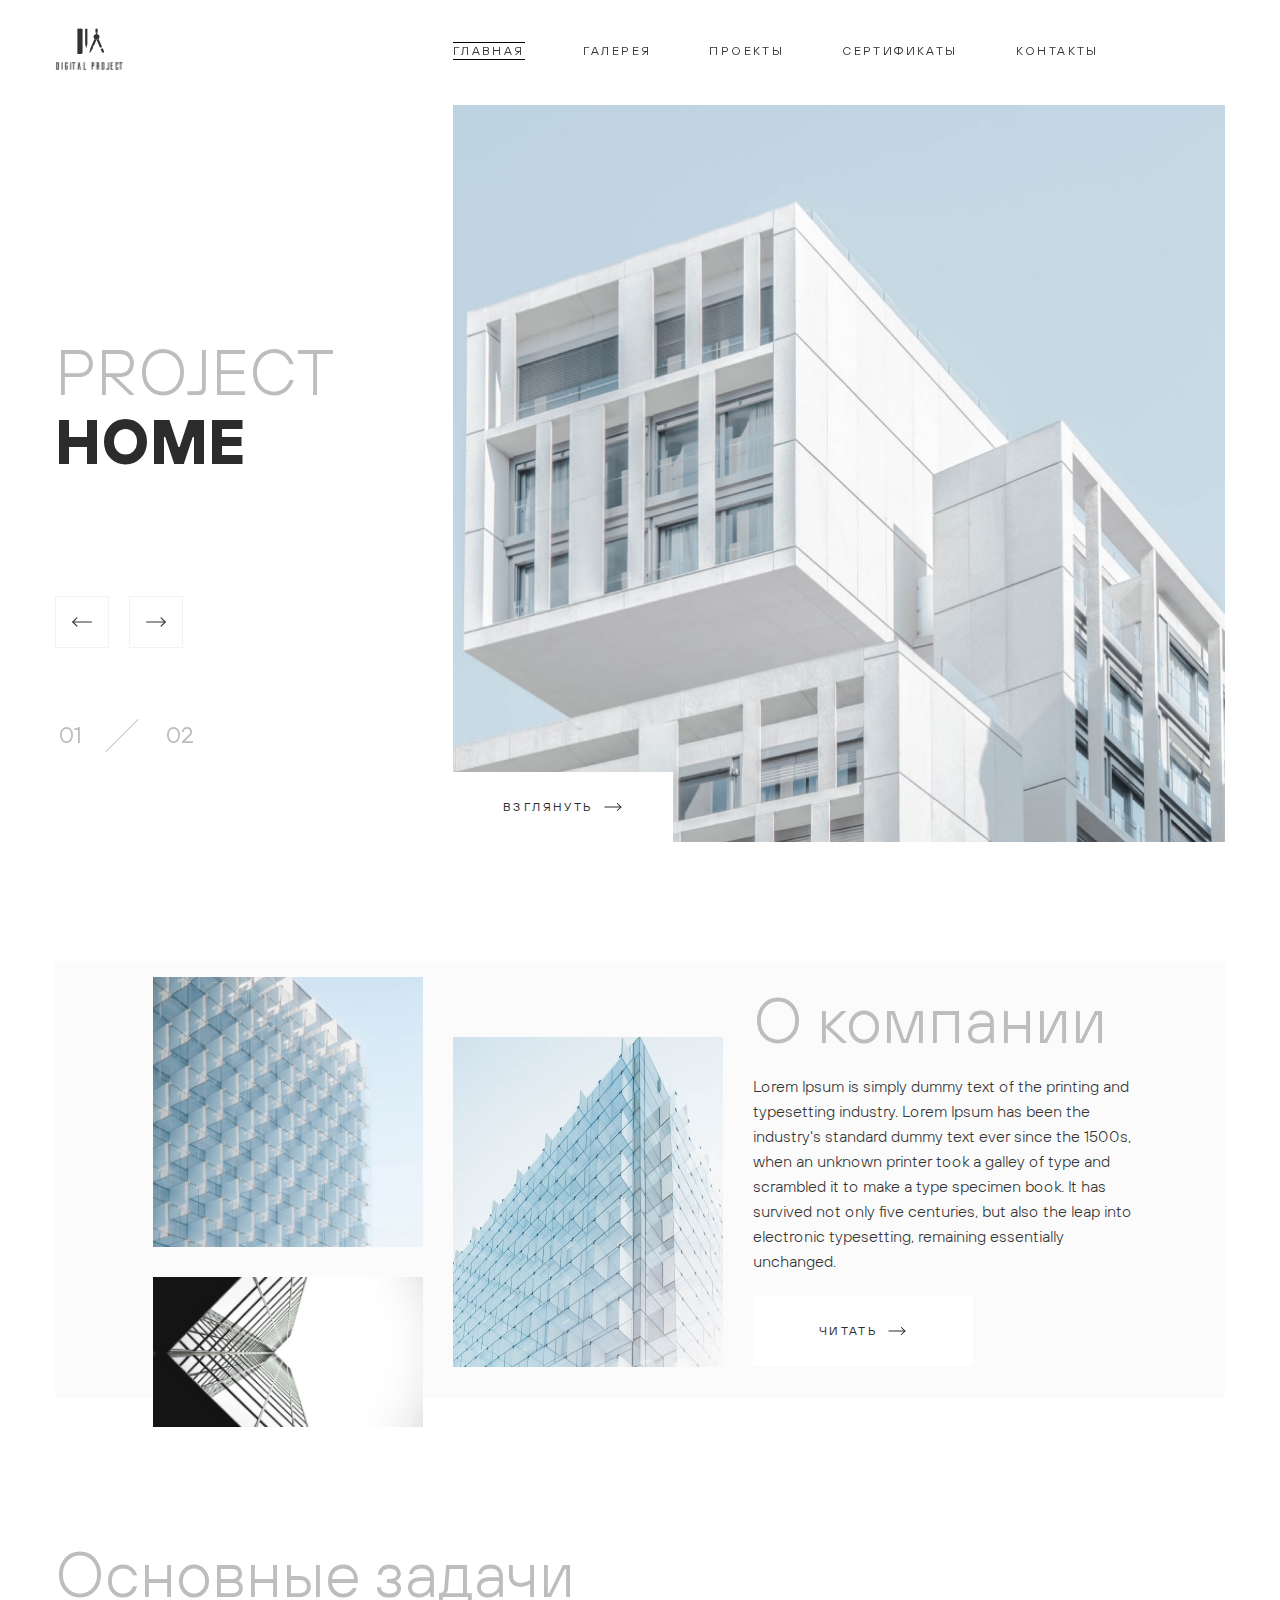
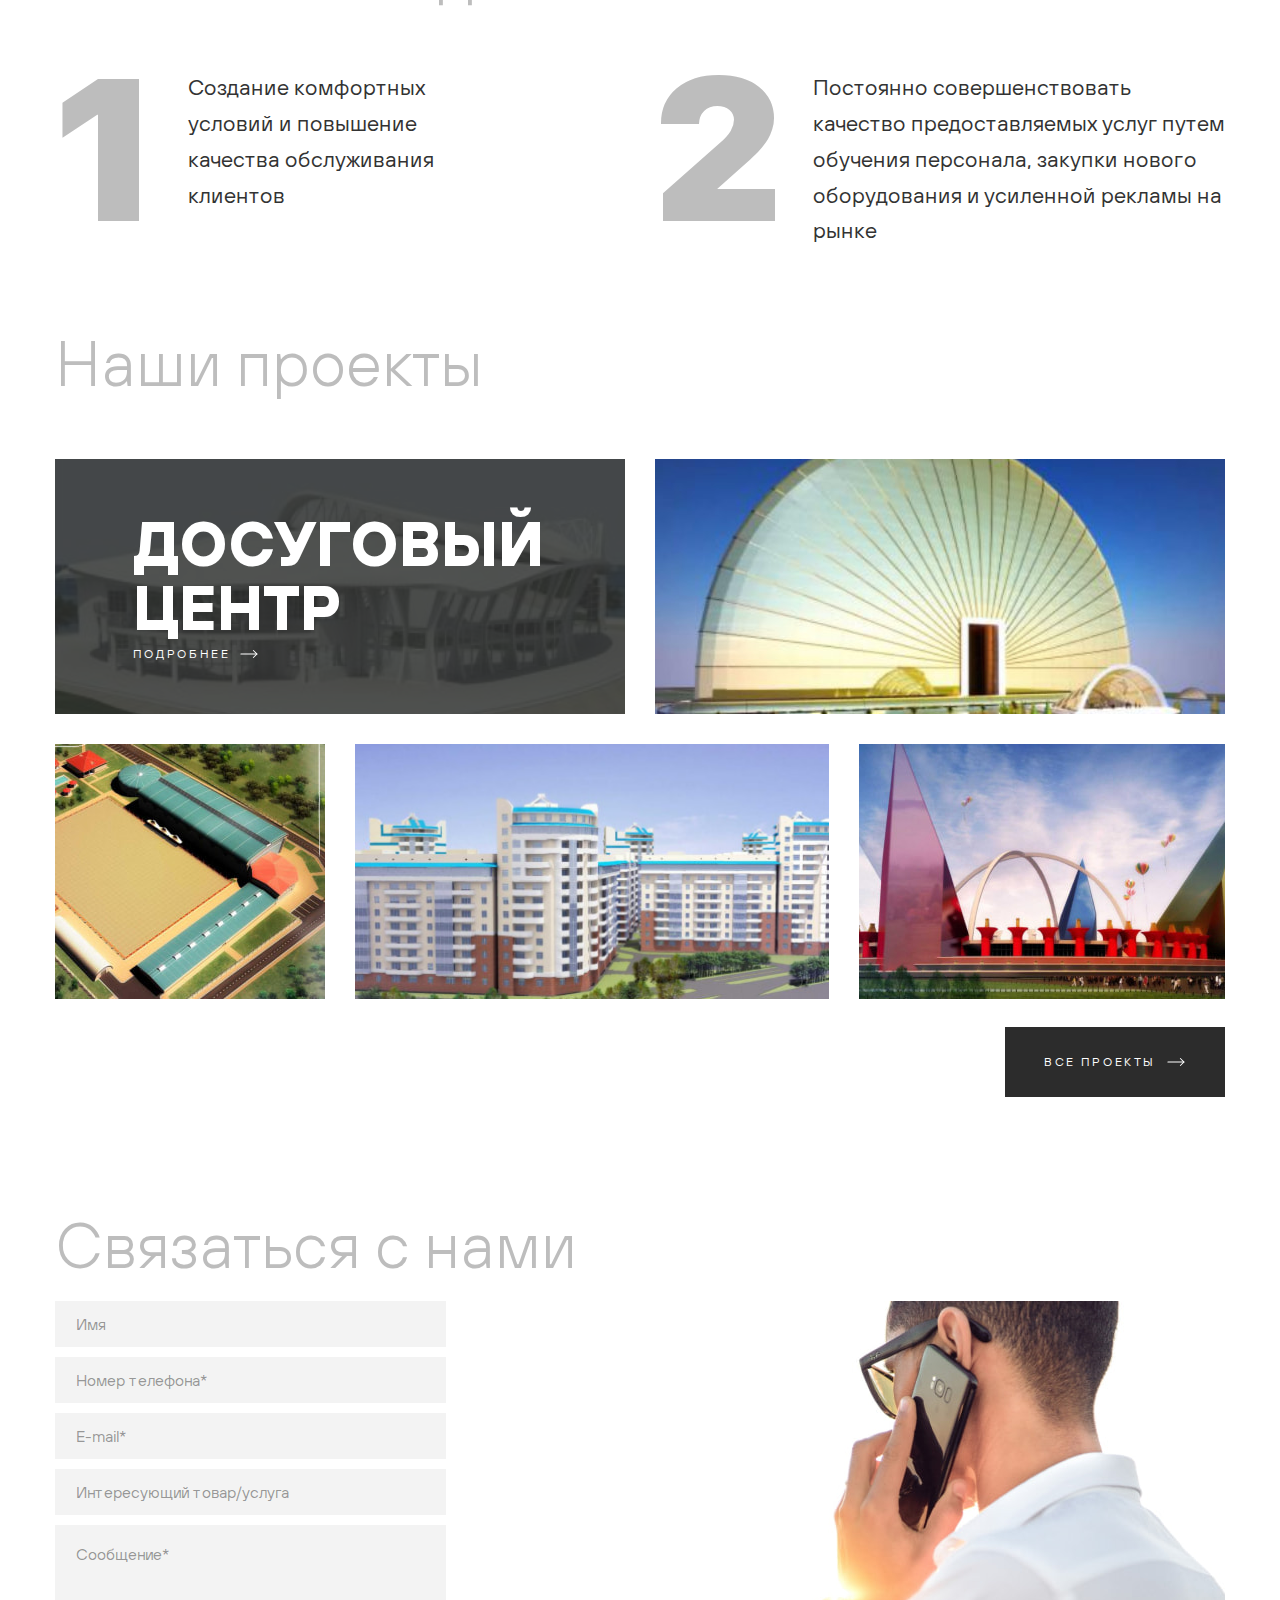
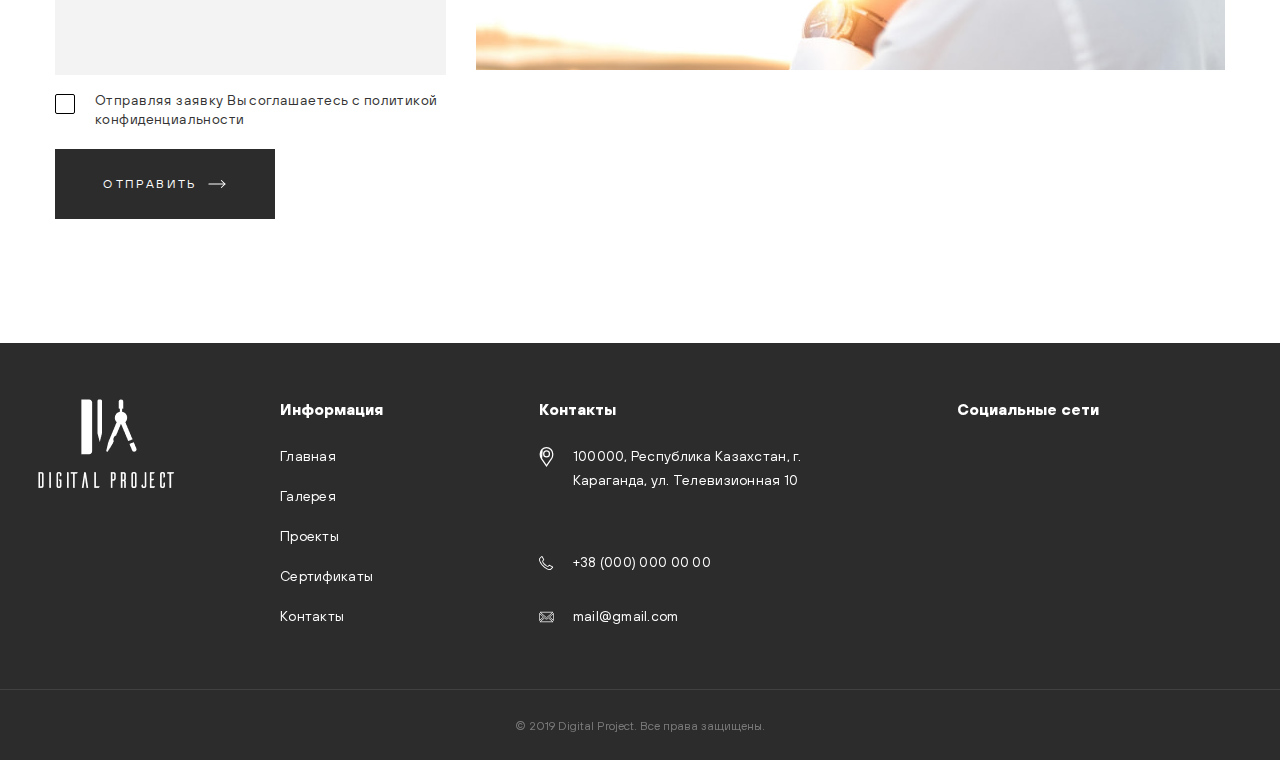
<file: index.html>
<!DOCTYPE html>
<html lang="en" data-template-name="index">
  <head>
    <meta charset="UTF-8">
    <title>development | Index</title>
    <meta name="description" content="Lorem ipsum dolor sit amet, consectetur adipiscing elit, sed do eiusmod tempor incididunt ut labore et dolore magna aliqua.">
    <meta name="viewport" content="width=device-width, initial-scale=1, maximum-scale=1">
    <meta name="SKYPE_TOOLBAR" content="SKYPE_TOOLBAR_PARSER_COMPATIBLE">
    <meta name="apple-mobile-web-app-capable" content="yes">
    <meta name="format-detection" content="telephone=no">
    <link rel="shortcut icon" href="images/favicon.ico">
  <link href="css/app.css" rel="stylesheet"></head>
  <body>
    <div class="preloader"></div>
    <header class="header">
      <div class="header__in"><a class="header__logo" href="#" aria-lebel="Our logo"><img class="header__logo_img" src="images/logo.svg" alt="company logo"></a>
        <button class="header__menu_trigger js-header-menu-trigger" type="button" aria-label="Toggle menu"><span></span></button>
        <div class="header__nav_w">
          <nav class="header__nav">
            <ul class="header__menu">
              <li class="header__menu_item"><a class="header__item_link--state header__item_link" href="#">ГЛАВНАЯ</a></li>
              <li class="header__menu_item"><a class="header__item_link" href="#">ГАЛЕРЕЯ</a></li>
              <li class="header__menu_item"><a class="header__item_link" href="#">ПРОЕКТЫ</a></li>
              <li class="header__menu_item"><a class="header__item_link" href="#">СЕРТИФИКАТЫ</a></li>
              <li class="header__menu_item"><a class="header__item_link" href="#">КОНТАКТЫ</a></li>
            </ul>
          </nav>
        </div>
      </div>
    </header>
    <div class="wrapper">
      <div class="base">
        <section class="section slider">
          <div class="section_in slider__in">
            <div class="slider__w js-slider-w swiper">
              <div class="slider__dots swiper-pagination js-slider-pagination"></div>
              <div class="slider__arrow_w">
                <div class="slider__arrow slider_arrow--prev js-prev-btn"><span class="slider__arrow_icon_w">
                    <svg class="icon icon_arr icon--size_mod">
                      <use xlink:href="images/sprite/sprite.svg#arr"></use>
                    </svg></span></div>
                <div class="slider__arrow slider_arrow--next js-next-btn"><span class="slider__arrow_icon_w">
                    <svg class="icon icon_arr icon--size_mod">
                      <use xlink:href="images/sprite/sprite.svg#arr"></use>
                    </svg></span></div>
              </div>
              <div class="slider__list js-slider swiper-wrapper">
                <div class="slider__item swiper-slide">
                  <div class="slider__item_in">
                    <div class="slider__item__row">
                      <div class="slider__item_col slider__item_col--info_mod">
                        <h2 class="slider__item_title">PROJECT<strong> HOME</strong></h2><a class="btn_white slider__item_btn" href="#">ВЗГЛЯНУТЬ<span class="btn_icon_w">
                            <svg class="icon icon_arr icon--size_mod">
                              <use xlink:href="images/sprite/sprite.svg#arr"></use>
                            </svg></span></a>
                      </div>
                      <div class="slider__item_col slider__item_col--image_mod">
                        <picture class="slider__item__img_w">
                          <source srcset="images/slide-1.jpg" type="image/jpeg"><img class="slider__item__img" src="images/slide-1.jpg" alt="some image">
                        </picture>
                      </div>
                    </div>
                  </div>
                </div>
                <div class="slider__item swiper-slide">
                  <div class="slider__item_in">
                    <div class="slider__item__row">
                      <div class="slider__item_col slider__item_col--info_mod">
                        <h2 class="slider__item_title">PROJECT<strong> Place</strong></h2><a class="btn_white slider__item_btn" href="#">ВЗГЛЯНУТЬ<span class="btn_icon_w">
                            <svg class="icon icon_arr icon--size_mod">
                              <use xlink:href="images/sprite/sprite.svg#arr"></use>
                            </svg></span></a>
                      </div>
                      <div class="slider__item_col slider__item_col--image_mod">
                        <picture class="slider__item__img_w">
                          <source srcset="images/slide-2.jpg" type="image/jpeg"><img class="slider__item__img" src="images/slide-2.jpg" alt="some image">
                        </picture>
                      </div>
                    </div>
                  </div>
                </div>
              </div>
            </div>
          </div>
        </section>
        <section class="section company">
          <div class="section_in company__in">
            <div class="company__row">
              <div class="company__col company__col--img_mod">
                <div class="company__col_in">
                  <picture class="company__img_w company__img_w--1_mod">
                    <source srcset="images/our-1.jpg" type="image/jpeg"><img class="company__img" src="images/our-1.jpg" alt="some image">
                  </picture>
                  <picture class="company__img_w company__img_w--2_mod">
                    <source srcset="images/our-2.jpg" type="image/jpeg"><img class="company__img" src="images/our-2.jpg" alt="some image">
                  </picture>
                  <picture class="company__img_w company__img_w--3_mod">
                    <source srcset="images/our-3.jpg" type="image/jpeg"><img class="company__img" src="images/our-3.jpg" alt="some image">
                  </picture>
                </div>
              </div>
              <div class="company__col company__col--info_mod">
                <article class="company__article">
                  <h2>О компании</h2>
                  <p>Lorem Ipsum is simply dummy text of the printing and typesetting industry. Lorem Ipsum has been the industry's standard dummy text ever since the 1500s, when an unknown printer took a galley of type and scrambled it to make a type specimen book. It has survived not only five centuries, but also the leap into electronic typesetting, remaining essentially unchanged.</p>
                </article><a class="btn_white" href="#">ЧИТАТЬ<span class="btn_icon_w">
                    <svg class="icon icon_arr icon--size_mod">
                      <use xlink:href="images/sprite/sprite.svg#arr"></use>
                    </svg></span></a>
              </div>
            </div>
          </div>
        </section>
<section class="section task">
  <div class="section_in task__in">
    <h2 class="task__title">Основные задачи</h2>
    <ul class="task__list">
      <li class="task__item">
        <div class="task__descr">Создание комфортных условий и повышение качества обслуживания клиентов</div>
      </li>
      <li class="task__item">
        <div class="task__descr">Постоянно совершенствовать качество предоставляемых услуг путем обучения персонала, закупки нового оборудования и усиленной рекламы на рынке</div>
      </li>
    </ul>
  </div>
</section>
        <section class="section project">
          <div class="section_in project__in">
            <h2 class="project__title">Наши проекты</h2>
            <div class="project__list_w">
              <ul class="project__list">
                <li class="project__item">
                  <div class="project__item_in project__item--active_state">
                    <picture class="project__img_w">
                      <source srcset="images/proj-1.jpg" type="image/jpeg"><img class="project__img" src="images/proj-1.jpg" alt="some image">
                    </picture>
                    <div class="project__item_info">
                      <div class="project__item_title">ДОСУГОВЫЙ ЦЕНТР</div><a class="project__item_link" href="#">ПОДРОБНЕЕ<span class="project__item_link_icon">
                          <svg class="icon icon_arr icon--size_mod">
                            <use xlink:href="images/sprite/sprite.svg#arr"></use>
                          </svg></span></a>
                    </div>
                  </div>
                </li>
                <li class="project__item">
                  <div class="project__item_in">
                    <picture class="project__img_w">
                      <source srcset="images/proj-2.jpg" type="image/jpeg"><img class="project__img" src="images/proj-2.jpg" alt="some image">
                    </picture>
                    <div class="project__item_info">
                      <div class="project__item_title">ДОСУГОВЫЙ ЦЕНТР</div><a class="project__item_link" href="#">ПОДРОБНЕЕ<span class="project__item_link_icon">
                          <svg class="icon icon_arr icon--size_mod">
                            <use xlink:href="images/sprite/sprite.svg#arr"></use>
                          </svg></span></a>
                    </div>
                  </div>
                </li>
                <li class="project__item">
                  <div class="project__item_in">
                    <picture class="project__img_w">
                      <source srcset="images/proj-3.jpg" type="image/jpeg"><img class="project__img" src="images/proj-3.jpg" alt="some image">
                    </picture>
                    <div class="project__item_info">
                      <div class="project__item_title">ДОСУГОВЫЙ ЦЕНТР</div><a class="project__item_link" href="#">ПОДРОБНЕЕ<span class="project__item_link_icon">
                          <svg class="icon icon_arr icon--size_mod">
                            <use xlink:href="images/sprite/sprite.svg#arr"></use>
                          </svg></span></a>
                    </div>
                  </div>
                </li>
                <li class="project__item">
                  <div class="project__item_in">
                    <picture class="project__img_w">
                      <source srcset="images/proj-4.jpg" type="image/jpeg"><img class="project__img" src="images/proj-4.jpg" alt="some image">
                    </picture>
                    <div class="project__item_info">
                      <div class="project__item_title">ДОСУГОВЫЙ ЦЕНТР</div><a class="project__item_link" href="#">ПОДРОБНЕЕ<span class="project__item_link_icon">
                          <svg class="icon icon_arr icon--size_mod">
                            <use xlink:href="images/sprite/sprite.svg#arr"></use>
                          </svg></span></a>
                    </div>
                  </div>
                </li>
                <li class="project__item">
                  <div class="project__item_in">
                    <picture class="project__img_w">
                      <source srcset="images/proj-5.jpg" type="image/jpeg"><img class="project__img" src="images/proj-5.jpg" alt="some image">
                    </picture>
                    <div class="project__item_info">
                      <div class="project__item_title">ДОСУГОВЫЙ ЦЕНТР</div><a class="project__item_link" href="#">ПОДРОБНЕЕ<span class="project__item_link_icon">
                          <svg class="icon icon_arr icon--size_mod">
                            <use xlink:href="images/sprite/sprite.svg#arr"></use>
                          </svg></span></a>
                    </div>
                  </div>
                </li>
              </ul>
            </div>
            <div class="project__btn_w"><a class="btn_black project__btn" href="#">ВСЕ ПРОЕКТЫ<span class="btn_icon_w">
                  <svg class="icon icon_arr icon--size_mod">
                    <use xlink:href="images/sprite/sprite.svg#arr"></use>
                  </svg></span></a></div>
          </div>
        </section>
        <section class="section form">
          <div class="section_in form__in">
            <h2 class="form__title">Связаться с нами</h2>
            <div class="form__row">
              <div class="form__col form__col--info">
                <form action="#">
                  <div class="form__form_in">
                    <div class="form__item_row">
                      <div class="form_input">
                        <div class="form_input__field">
                          <input class="form_input__element" type="text" id="item_field-0" placeholder="Имя">
                        </div>
                      </div>
                    </div>
                    <div class="form__item_row">
                      <div class="form_input">
                        <div class="form_input__field">
                          <input class="form_input__element" type="text" id="item_field-1" placeholder="Номер телефона*">
                        </div>
                      </div>
                    </div>
                    <div class="form__item_row">
                      <div class="form_input">
                        <div class="form_input__field">
                          <input class="form_input__element" type="email" id="item_field-2" placeholder="E-mail*">
                        </div>
                      </div>
                    </div>
                    <div class="form__item_row">
                      <div class="form_input">
                        <div class="form_input__field">
                          <input class="form_input__element" type="email" id="item_field-3" placeholder="Интересующий товар/услуга">
                        </div>
                      </div>
                    </div>
                    <div class="form_textarea">
                      <div class="form_textarea__field">
                        <textarea class="form_textarea__element" placeholder="Сообщение*"></textarea>
                      </div>
                    </div>
                    <div class="form_checkbox">
                      <label class="form_checkbox__block">
                        <input class="form_checkbox__element" type="checkbox"><span class="form_checkbox__label">Отправляя заявку Вы соглашаетесь с политикой конфиденциальности</span>
                      </label>
                    </div>
                  </div>
                  <button class="btn_black form__btn">ОТПРАВИТЬ<span class="btn_icon_w">
                      <svg class="icon icon_arr icon--size_mod">
                        <use xlink:href="images/sprite/sprite.svg#arr"></use>
                      </svg></span></button>
                </form>
              </div>
              <div class="form__col form__col--img">
                <picture class="form__img_w">
                  <source srcset="images/form.jpg" type="image/jpeg"><img class="form__img" src="images/form.jpg" alt="some image">
                </picture>
              </div>
            </div>
          </div>
        </section>
      </div>
      <footer class="footer">
        <div class="footer__in">
          <div class="footer__top"><a class="footer__logo" href="#" aria-lebel="Our logo"><img class="footer__logo_img" src="images/logo-white.svg" alt="company logo"></a>
            <div class="footer__info_container_w">
              <div class="footer__info_container">
                <div class="footer__list_info_w">
                  <h3 class="footer__list_title">Информация</h3>
                  <ul class="footer__list_info">
                    <li class="footer__info_item"><a class="footer__info_link footer__info_link" href="#">Главная</a></li>
                    <li class="footer__info_item"><a class="footer__info_link footer__info_link" href="#">Галерея</a></li>
                    <li class="footer__info_item"><a class="footer__info_link footer__info_link" href="#">Проекты</a></li>
                    <li class="footer__info_item"><a class="footer__info_link footer__info_link" href="#">Сертификаты</a></li>
                    <li class="footer__info_item"><a class="footer__info_link footer__info_link" href="#">Контакты</a></li>
                  </ul>
                </div>
                <div class="footer__list_contact_w">
                  <h3 class="footer__list_title">Контакты</h3>
                  <ul class="footer__list_contact">
                    <li class="footer__contact_item footer__contact_item--location"><span class="footer__contact_icon">
                        <svg class="icon icon_marker icon--size_mod">
                          <use xlink:href="images/sprite/sprite.svg#marker"></use>
                        </svg></span><a class="footer__link" href="#">100000, Республика  Казахстан, г. Караганда, ул. Телевизионная 10</a></li>
                    <li class="footer__contact_item footer__contact_item--phone"><span class="footer__contact_icon">
                        <svg class="icon icon_phone icon--size_mod">
                          <use xlink:href="images/sprite/sprite.svg#phone"></use>
                        </svg></span><a class="footer__link" href="tel:+380000000000">+38 (000) 000 00 00</a></li>
                    <li class="footer__contact_item footer__contact_item--mail"><span class="footer__contact_icon">
                        <svg class="icon icon_mail icon--size_mod">
                          <use xlink:href="images/sprite/sprite.svg#mail"></use>
                        </svg></span><a class="footer__link" href="mailto:mail@gmail.com">mail@gmail.com</a></li>
                  </ul>
                </div>
                <div class="footer__list_social_w">
                  <h3 class="footer__list_title">Социальные сети</h3>
                  <ul class="footer__list_social">
                    <li class="footer__social_item"><a class="footer__social_link" href="#"><span class="footer__social_link_icon">
                          <svg class="icon icon_facebook icon--size_mod">
                            <use xlink:href="images/sprite/sprite.svg#facebook"></use>
                          </svg></span></a></li>
                    <li class="footer__social_item"><a class="footer__social_link" href="#"><span class="footer__social_link_icon">
                          <svg class="icon icon_twitter icon--size_mod">
                            <use xlink:href="images/sprite/sprite.svg#twitter"></use>
                          </svg></span></a></li>
                    <li class="footer__social_item"><a class="footer__social_link" href="#"><span class="footer__social_link_icon">
                          <svg class="icon icon_linkedin icon--size_mod">
                            <use xlink:href="images/sprite/sprite.svg#linkedin"></use>
                          </svg></span></a></li>
                    <li class="footer__social_item"><a class="footer__social_link" href="#"><span class="footer__social_link_icon">
                          <svg class="icon icon_pininterest icon--size_mod">
                            <use xlink:href="images/sprite/sprite.svg#pininterest"></use>
                          </svg></span></a></li>
                  </ul>
                </div>
              </div>
            </div>
          </div>
          <div class="footer__bottom">© 2019 Digital Project. Все права защищены.</div>
        </div>
      </footer>
    </div>
  <script defer src="js/runtime.js"></script><script defer src="js/app.js"></script></body>
</html>
</file>
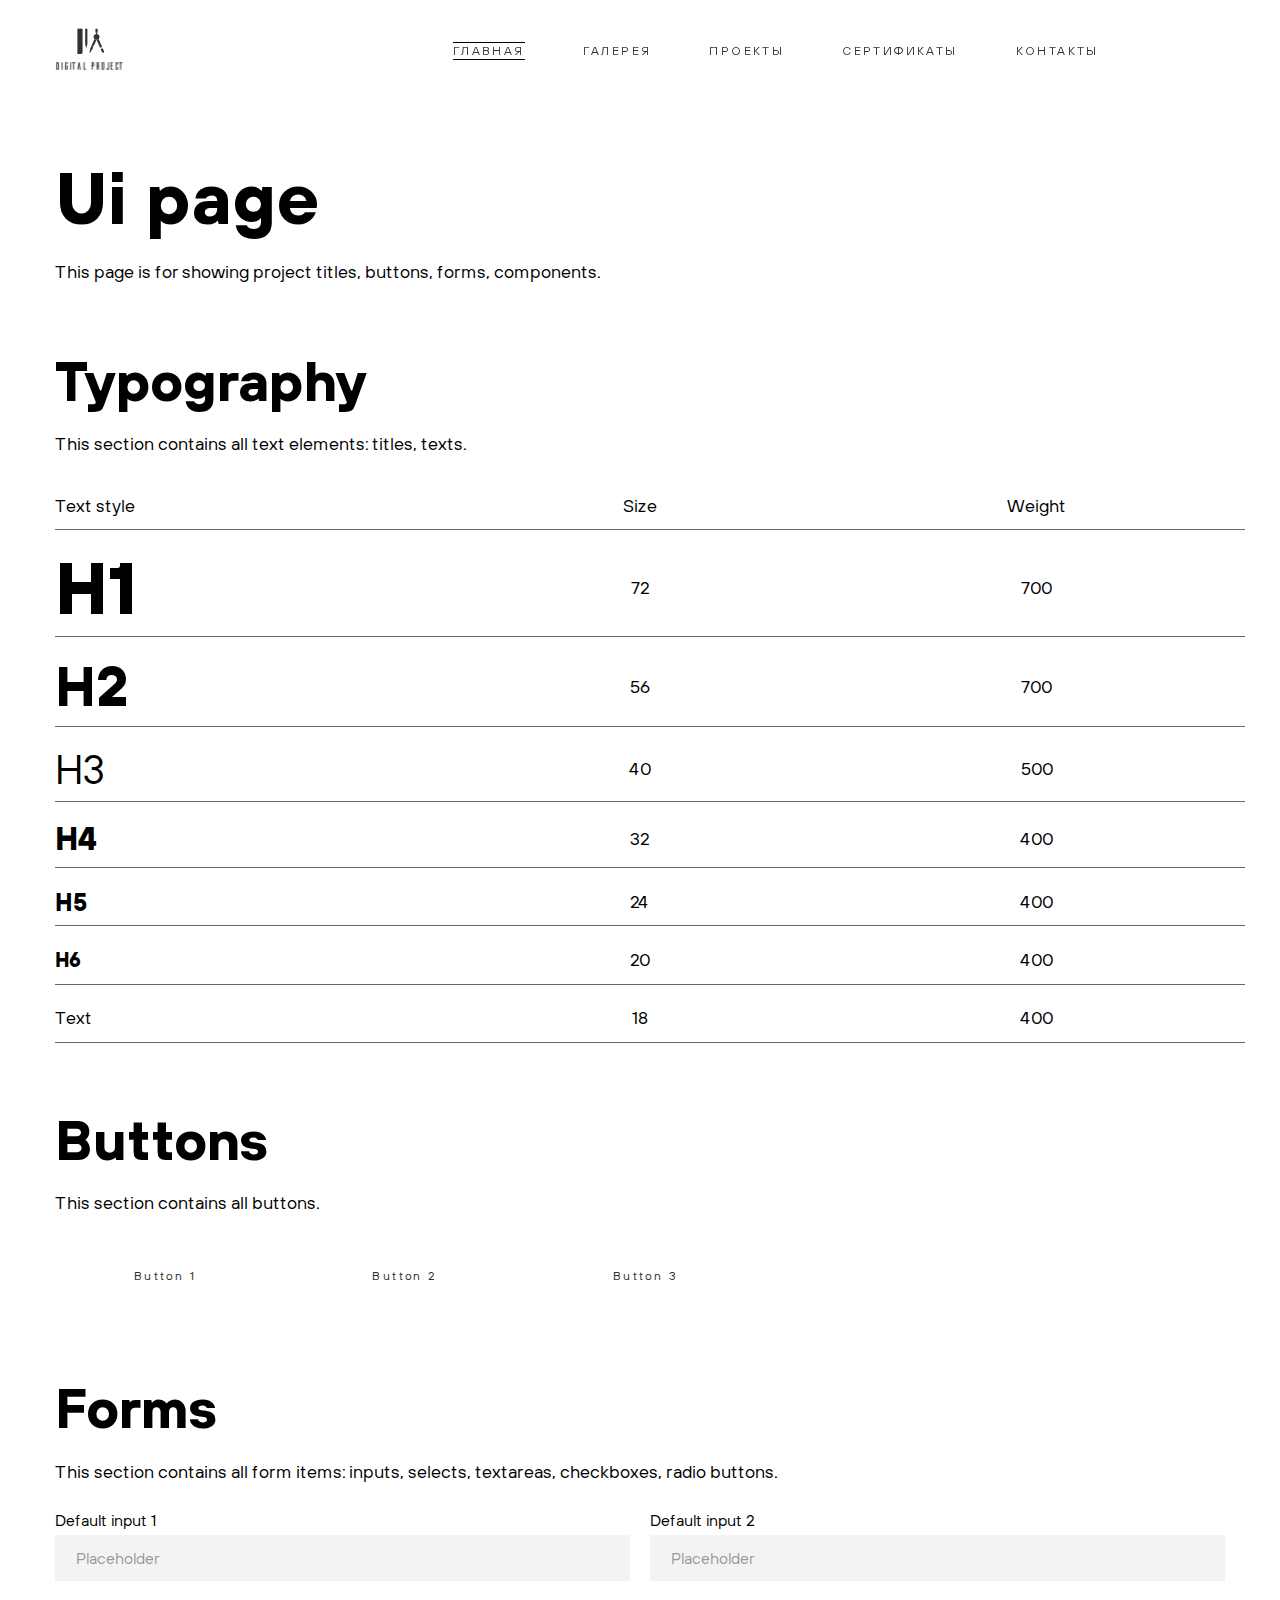
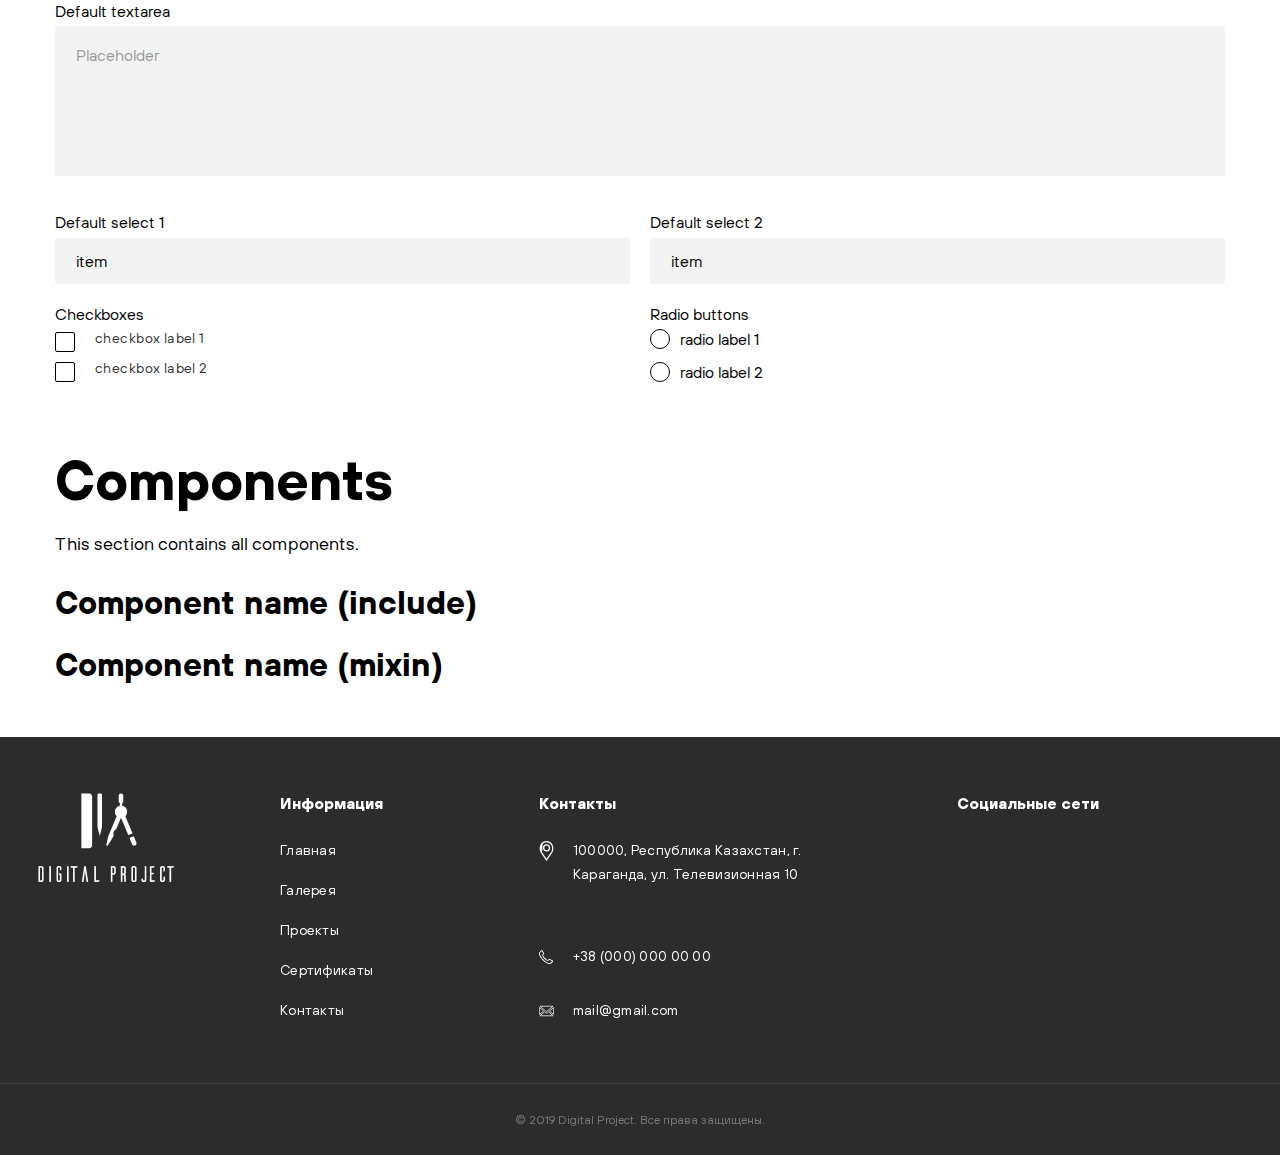
<file: ui.html>
<!DOCTYPE html>
<html lang="en" data-template-name="ui">
  <head>
    <meta charset="UTF-8">
    <title>development | Ui</title>
    <meta name="description" content="Lorem ipsum dolor sit amet, consectetur adipiscing elit, sed do eiusmod tempor incididunt ut labore et dolore magna aliqua.">
    <meta name="viewport" content="width=device-width, initial-scale=1, maximum-scale=1">
    <meta name="SKYPE_TOOLBAR" content="SKYPE_TOOLBAR_PARSER_COMPATIBLE">
    <meta name="apple-mobile-web-app-capable" content="yes">
    <meta name="format-detection" content="telephone=no">
    <link rel="shortcut icon" href="images/favicon.ico">
  <link href="css/app.css" rel="stylesheet"></head>
  <body>
    <div class="preloader"></div>
    <header class="header">
      <div class="header__in"><a class="header__logo" href="#" aria-lebel="Our logo"><img class="header__logo_img" src="images/logo.svg" alt="company logo"></a>
        <button class="header__menu_trigger js-header-menu-trigger" type="button" aria-label="Toggle menu"><span></span></button>
        <div class="header__nav_w">
          <nav class="header__nav">
            <ul class="header__menu">
              <li class="header__menu_item"><a class="header__item_link--state header__item_link" href="#">ГЛАВНАЯ</a></li>
              <li class="header__menu_item"><a class="header__item_link" href="#">ГАЛЕРЕЯ</a></li>
              <li class="header__menu_item"><a class="header__item_link" href="#">ПРОЕКТЫ</a></li>
              <li class="header__menu_item"><a class="header__item_link" href="#">СЕРТИФИКАТЫ</a></li>
              <li class="header__menu_item"><a class="header__item_link" href="#">КОНТАКТЫ</a></li>
            </ul>
          </nav>
        </div>
      </div>
    </header>
    <div class="wrapper">
      <div class="base">
        <section class="section section_ui">
          <div class="section_in">
            <div class="section_ui__block">
              <h1 class="section_ui__title">Ui page</h1>
              <div class="section_ui__text">This page is for showing project titles, buttons, forms, components.</div>
            </div>
            <div class="section_ui__block">
              <h3 class="section_ui__category">Typography</h3>
              <div class="section_ui__text">This section contains all text elements: titles, texts.</div>
              <div class="ui_typography__line">
                <div class="ui_typography__item">Text style</div>
                <div class="ui_typography__item">Size</div>
                <div class="ui_typography__item">Weight</div>
              </div>
              <ul class="ui_typography">
                <li class="ui_typography__line">
                  <div class="ui_typography__item">
                    <h1 class="ui_typography__title">h1</h1>
                  </div>
                  <div class="ui_typography__item">72</div>
                  <div class="ui_typography__item">700</div>
                </li>
                <li class="ui_typography__line">
                  <div class="ui_typography__item">
                    <h2 class="ui_typography__title">h2</h2>
                  </div>
                  <div class="ui_typography__item">56</div>
                  <div class="ui_typography__item">700</div>
                </li>
                <li class="ui_typography__line">
                  <div class="ui_typography__item">
                    <h3 class="ui_typography__title">h3</h3>
                  </div>
                  <div class="ui_typography__item">40</div>
                  <div class="ui_typography__item">500</div>
                </li>
                <li class="ui_typography__line">
                  <div class="ui_typography__item">
                    <h4 class="ui_typography__title">h4</h4>
                  </div>
                  <div class="ui_typography__item">32</div>
                  <div class="ui_typography__item">400</div>
                </li>
                <li class="ui_typography__line">
                  <div class="ui_typography__item">
                    <h5 class="ui_typography__title">h5</h5>
                  </div>
                  <div class="ui_typography__item">24</div>
                  <div class="ui_typography__item">400</div>
                </li>
                <li class="ui_typography__line">
                  <div class="ui_typography__item">
                    <h6 class="ui_typography__title">h6</h6>
                  </div>
                  <div class="ui_typography__item">20</div>
                  <div class="ui_typography__item">400</div>
                </li>
                <li class="ui_typography__line">
                  <div class="ui_typography__item">
                    <div class="ui_typography__text">Text</div>
                  </div>
                  <div class="ui_typography__item">18</div>
                  <div class="ui_typography__item">400</div>
                </li>
              </ul>
            </div>
            <div class="section_ui__block">
              <h3 class="section_ui__category">Buttons</h3>
              <div class="section_ui__text">This section contains all buttons.</div>
<ul class="ui_buttons">
  <li class="ui_buttons__item"><a class="ui_buttons__btn section_ui__btn--mod_1" href="">Button 1</a></li>
  <li class="ui_buttons__item"><a class="ui_buttons__btn section_ui__btn--mod_2" href="">Button 2</a></li>
  <li class="ui_buttons__item"><a class="ui_buttons__btn section_ui__btn--mod_3" href="">Button 3</a></li>
</ul>
            </div>
            <div class="section_ui__block">
              <h3 class="section_ui__category">Forms</h3>
              <div class="section_ui__text">This section contains all form items: inputs, selects, textareas, checkboxes, radio buttons.</div>
              <form class="ui_form">
                <ul class="ui_form__list">
                  <li class="ui_form__item">
                    <div class="form_input">
                      <label class="form_input__label" for="input_1">Default input 1</label>
                      <div class="form_input__field">
                        <input class="form_input__element" type="text" id="input_1" placeholder="Placeholder" value="">
                      </div>
                    </div>
                  </li>
                  <li class="ui_form__item">
                    <div class="form_input">
                      <label class="form_input__label" for="input_1">Default input 2</label>
                      <div class="form_input__field">
                        <input class="form_input__element" type="text" id="input_1" placeholder="Placeholder" value="">
                      </div>
                    </div>
                  </li>
                  <li class="ui_form__item ui_form__item--full_mod">
                    <div class="form_textarea">
                      <label class="form_textarea__label" for="textarea_1">Default textarea</label>
                      <div class="form_textarea__field">
                        <textarea class="form_textarea__element" placeholder="Placeholder"></textarea>
                      </div>
                    </div>
                  </li>
                  <li class="ui_form__item">
                    <div class="form_select">
                      <label class="form_select__label" for="select_1">Default select 1</label>
                      <div class="form_select__field">
                        <select class="form_select__element">
                          <option value='{"title":"item"}'>item</option>
                          <option value='{"title":"value"}'>value</option>
                          <option value='{"title":"hello"}'>hello</option>
                        </select>
                      </div>
                    </div>
                  </li>
                  <li class="ui_form__item">
                    <div class="form_select">
                      <label class="form_select__label" for="select_1">Default select 2</label>
                      <div class="form_select__field">
                        <select class="form_select__element">
                          <option value='{"title":"item"}'>item</option>
                          <option value='{"title":"value"}'>value</option>
                          <option value='{"title":"hello"}'>hello</option>
                        </select>
                      </div>
                    </div>
                  </li>
                  <li class="ui_form__item">
                    <div class="ui_form__title">Checkboxes</div>
                    <div class="ui_form__subitem">
                      <div class="form_checkbox">
                        <label class="form_checkbox__block">
                          <input class="form_checkbox__element" type="checkbox"><span class="form_checkbox__label">checkbox label 1</span>
                        </label>
                      </div>
                    </div>
                    <div class="ui_form__subitem">
                      <div class="form_checkbox">
                        <label class="form_checkbox__block">
                          <input class="form_checkbox__element" type="checkbox"><span class="form_checkbox__label">checkbox label 2</span>
                        </label>
                      </div>
                    </div>
                  </li>
                  <li class="ui_form__item">
                    <div class="ui_form__title">Radio buttons</div>
                    <div class="ui_form__subitem">
                      <div class="form_radio">
                        <label class="form_radio__block">
                          <input class="form_radio__element" type="radio" name="radio_1"><span class="form_radio__label">radio label 1</span>
                        </label>
                      </div>
                    </div>
                    <div class="ui_form__subitem">
                      <div class="form_radio">
                        <label class="form_radio__block">
                          <input class="form_radio__element" type="radio" name="radio_1"><span class="form_radio__label">radio label 2</span>
                        </label>
                      </div>
                    </div>
                  </li>
                </ul>
              </form>
            </div>
            <div class="section_ui__block">
              <h3 class="section_ui__category">Components</h3>
              <div class="section_ui__text">This section contains all components.</div>
              <ul class="ui_components">
                <li class="ui_components__item">
                  <h4 class="ui_components__title">Component name (include)</h4>
                </li>
                <li class="ui_components__item">
                  <h4 class="ui_components__title">Component name (mixin)</h4>
                </li>
              </ul>
            </div>
          </div>
        </section>
      </div>
      <footer class="footer">
        <div class="footer__in">
          <div class="footer__top"><a class="footer__logo" href="#" aria-lebel="Our logo"><img class="footer__logo_img" src="images/logo-white.svg" alt="company logo"></a>
            <div class="footer__info_container_w">
              <div class="footer__info_container">
                <div class="footer__list_info_w">
                  <h3 class="footer__list_title">Информация</h3>
                  <ul class="footer__list_info">
                    <li class="footer__info_item"><a class="footer__info_link footer__info_link" href="#">Главная</a></li>
                    <li class="footer__info_item"><a class="footer__info_link footer__info_link" href="#">Галерея</a></li>
                    <li class="footer__info_item"><a class="footer__info_link footer__info_link" href="#">Проекты</a></li>
                    <li class="footer__info_item"><a class="footer__info_link footer__info_link" href="#">Сертификаты</a></li>
                    <li class="footer__info_item"><a class="footer__info_link footer__info_link" href="#">Контакты</a></li>
                  </ul>
                </div>
                <div class="footer__list_contact_w">
                  <h3 class="footer__list_title">Контакты</h3>
                  <ul class="footer__list_contact">
                    <li class="footer__contact_item footer__contact_item--location"><span class="footer__contact_icon">
                        <svg class="icon icon_marker icon--size_mod">
                          <use xlink:href="images/sprite/sprite.svg#marker"></use>
                        </svg></span><a class="footer__link" href="#">100000, Республика  Казахстан, г. Караганда, ул. Телевизионная 10</a></li>
                    <li class="footer__contact_item footer__contact_item--phone"><span class="footer__contact_icon">
                        <svg class="icon icon_phone icon--size_mod">
                          <use xlink:href="images/sprite/sprite.svg#phone"></use>
                        </svg></span><a class="footer__link" href="tel:+380000000000">+38 (000) 000 00 00</a></li>
                    <li class="footer__contact_item footer__contact_item--mail"><span class="footer__contact_icon">
                        <svg class="icon icon_mail icon--size_mod">
                          <use xlink:href="images/sprite/sprite.svg#mail"></use>
                        </svg></span><a class="footer__link" href="mailto:mail@gmail.com">mail@gmail.com</a></li>
                  </ul>
                </div>
                <div class="footer__list_social_w">
                  <h3 class="footer__list_title">Социальные сети</h3>
                  <ul class="footer__list_social">
                    <li class="footer__social_item"><a class="footer__social_link" href="#"><span class="footer__social_link_icon">
                          <svg class="icon icon_facebook icon--size_mod">
                            <use xlink:href="images/sprite/sprite.svg#facebook"></use>
                          </svg></span></a></li>
                    <li class="footer__social_item"><a class="footer__social_link" href="#"><span class="footer__social_link_icon">
                          <svg class="icon icon_twitter icon--size_mod">
                            <use xlink:href="images/sprite/sprite.svg#twitter"></use>
                          </svg></span></a></li>
                    <li class="footer__social_item"><a class="footer__social_link" href="#"><span class="footer__social_link_icon">
                          <svg class="icon icon_linkedin icon--size_mod">
                            <use xlink:href="images/sprite/sprite.svg#linkedin"></use>
                          </svg></span></a></li>
                    <li class="footer__social_item"><a class="footer__social_link" href="#"><span class="footer__social_link_icon">
                          <svg class="icon icon_pininterest icon--size_mod">
                            <use xlink:href="images/sprite/sprite.svg#pininterest"></use>
                          </svg></span></a></li>
                  </ul>
                </div>
              </div>
            </div>
          </div>
          <div class="footer__bottom">© 2019 Digital Project. Все права защищены.</div>
        </div>
      </footer>
    </div>
  <script defer src="js/runtime.js"></script><script defer src="js/app.js"></script></body>
</html>
</file>
<file: css/app.css>
/*!****************************************************************************************************************************************************************************!*\
  !*** css ./node_modules/css-loader/dist/cjs.js??ruleSet[1].rules[5].use[1]!./node_modules/sass-loader/dist/cjs.js??ruleSet[1].rules[5].use[2]!./src/scss/main-global.scss ***!
  \****************************************************************************************************************************************************************************/
@font-face {
  font-family: "iconfont";
  src: url([data-uri]);
  src: url([data-uri]?#iefix) format("eot"), url([data-uri]) format("woff"), url([data-uri]) format("truetype"), url([data-uri]#iconfont) format("svg");
}
html,
body,
div,
span,
object,
iframe,
h1,
h2,
h3,
h4,
h5,
h6,
p,
blockquote,
pre,
abbr,
address,
cite,
code,
del,
dfn,
em,
img,
ins,
kbd,
q,
samp,
small,
strong,
var,
b,
i,
dl,
dt,
dd,
ol,
ul,
li,
fieldset,
form,
label,
legend,
article,
aside,
canvas,
details,
figcaption,
figure,
footer,
header,
hgroup,
menu,
nav,
section,
summary,
time,
mark,
audio,
video,
button {
  margin: 0;
  padding: 0;
  border: 0;
  outline: 0;
  font-size: 100%;
  vertical-align: baseline;
  background: transparent;
  box-sizing: border-box;
}
html:before, html:after,
body:before,
body:after,
div:before,
div:after,
span:before,
span:after,
object:before,
object:after,
iframe:before,
iframe:after,
h1:before,
h1:after,
h2:before,
h2:after,
h3:before,
h3:after,
h4:before,
h4:after,
h5:before,
h5:after,
h6:before,
h6:after,
p:before,
p:after,
blockquote:before,
blockquote:after,
pre:before,
pre:after,
abbr:before,
abbr:after,
address:before,
address:after,
cite:before,
cite:after,
code:before,
code:after,
del:before,
del:after,
dfn:before,
dfn:after,
em:before,
em:after,
img:before,
img:after,
ins:before,
ins:after,
kbd:before,
kbd:after,
q:before,
q:after,
samp:before,
samp:after,
small:before,
small:after,
strong:before,
strong:after,
var:before,
var:after,
b:before,
b:after,
i:before,
i:after,
dl:before,
dl:after,
dt:before,
dt:after,
dd:before,
dd:after,
ol:before,
ol:after,
ul:before,
ul:after,
li:before,
li:after,
fieldset:before,
fieldset:after,
form:before,
form:after,
label:before,
label:after,
legend:before,
legend:after,
article:before,
article:after,
aside:before,
aside:after,
canvas:before,
canvas:after,
details:before,
details:after,
figcaption:before,
figcaption:after,
figure:before,
figure:after,
footer:before,
footer:after,
header:before,
header:after,
hgroup:before,
hgroup:after,
menu:before,
menu:after,
nav:before,
nav:after,
section:before,
section:after,
summary:before,
summary:after,
time:before,
time:after,
mark:before,
mark:after,
audio:before,
audio:after,
video:before,
video:after,
button:before,
button:after {
  box-sizing: border-box;
}

sub,
sup {
  margin: 0;
  padding: 0;
  border: 0;
  outline: 0;
  font-size: 100%;
  background: transparent;
  box-sizing: border-box;
}
sub:before, sub:after,
sup:before,
sup:after {
  box-sizing: border-box;
}

a:before, a:after {
  box-sizing: border-box;
}

table,
caption,
tbody,
tfoot,
thead,
tr,
th,
td {
  margin: 0;
  padding: 0;
  border: 0;
  outline: 0;
  font-size: 100%;
  background: transparent;
}

article,
aside,
details,
figcaption,
figure,
footer,
header,
hgroup,
menu,
nav,
section {
  display: block;
}

ol,
ul,
li {
  list-style: none;
}

blockquote,
q {
  quotes: none;
}

blockquote:before, blockquote:after {
  content: none;
}

q:before, q:after {
  content: none;
}

:focus {
  outline: 0;
}

input[type=text],
textarea {
  -webkit-appearance: none;
}
input[type=text]::-ms-clear,
textarea::-ms-clear {
  display: none;
}

input,
textarea {
  border-radius: 0;
  box-sizing: border-box;
}
input::-webkit-input-placeholder,
textarea::-webkit-input-placeholder {
  color: rgba(0, 0, 0, 0.4);
}
input::-moz-placeholder,
textarea::-moz-placeholder {
  color: rgba(0, 0, 0, 0.4);
}
input:-ms-input-placeholder,
textarea:-ms-input-placeholder {
  color: rgba(0, 0, 0, 0.4);
}
input:focus::-webkit-input-placeholder,
textarea:focus::-webkit-input-placeholder {
  color: transparent;
}
input:focus::-moz-placeholder,
textarea:focus::-moz-placeholder {
  color: transparent;
}
input:focus:-ms-input-placeholder,
textarea:focus:-ms-input-placeholder {
  color: transparent;
}

textarea {
  resize: none;
}

ins {
  text-decoration: none;
}

del {
  text-decoration: line-through;
}

table {
  border-collapse: collapse;
  border-spacing: 0;
}

* {
  box-sizing: border-box;
  word-wrap: break-word;
}

@font-face {
  font-family: "Hoves";
  src: url(../fonts/TTHoves-Light.woff2) format("woff2"), url(../fonts/TTHoves-Light.woff) format("woff");
  font-weight: 300;
  font-style: normal;
  font-display: swap;
}
@font-face {
  font-family: "Hoves";
  src: url(../fonts/TTHoves-Regular.woff2) format("woff2"), url(../fonts/TTHoves-Regular.woff) format("woff");
  font-weight: 400;
  font-style: normal;
  font-display: swap;
}
@font-face {
  font-family: "Hoves";
  src: url(../fonts/TTHoves-Bold.woff2) format("woff2"), url(../fonts/TTHoves-Bold.woff) format("woff");
  font-weight: 700;
  font-style: normal;
  font-display: swap;
}
@font-face {
  font-family: "sf";
  src: url(../fonts/SFProDisplay-Black.woff2) format("woff2"), url(../fonts/SFProDisplay-Black.woff) format("woff");
  font-weight: 900;
  font-style: normal;
  font-display: swap;
}
:root {
  --full-screen: calc(var(--vh, 1vh) * 100);
  --height-header: 10rem;
  --height-footer: 10rem;
  --gl-indent: 2rem;
}

html {
  height: 100%;
  line-height: 1.33;
  font-family: "Hoves", sans-serif;
  font-weight: 400;
  font: 400 0.5208333333vw/1.33 "Hoves", sans-serif;
  font-size: 10px;
}
@media screen and (min-width: 1441px) {
  html {
    font-size: 0.6944444444vw;
  }
}
@media (max-width: 1440px) and (min-width: 375px) {
  html {
    font-size: 10px;
  }
}
@media screen and (max-width: 374px) {
  html {
    font-size: 2.6666666667vw;
  }
}

body {
  position: relative;
  display: flex;
  height: 100%;
  font-size: 1.6rem;
  color: #333333;
  -webkit-text-size-adjust: none;
  -webkit-font-smoothing: antialiased;
  -moz-osx-font-smoothing: grayscale;
  background: #fff;
}
@supports (display: grid) {
  body {
    display: block;
  }
}
body.body--open_menu_state {
  overflow: hidden;
}

.preloader {
  position: fixed;
  top: 0;
  left: 0;
  width: 100%;
  height: 100vh;
  background-color: #fff;
  opacity: 1;
  transition: opacity 0.3s;
  z-index: 1000;
}
.body--loaded .preloader {
  pointer-events: none;
  opacity: 0;
}

.wrapper {
  position: relative;
  width: 100%;
  display: flex;
  flex-direction: column;
  min-height: 100%;
  height: auto !important;
  overflow-x: hidden;
}

.base {
  width: 100%;
  position: relative;
  padding: var(--height-header) 0 0;
  flex: 1 0 auto;
}

a {
  text-decoration: none;
  color: #4aa3df;
}
a:hover, a:focus {
  text-decoration: underline;
}

.editor-styles-wrapper .wp-block {
  margin-bottom: 5rem;
}

html :where(.wp-block) {
  max-width: 1200px;
}

.editor-styles-wrapper {
  overflow-x: hidden;
}

.header {
  display: flex;
  flex-direction: row;
  flex-wrap: wrap;
  justify-content: center;
  align-content: center;
  align-items: center;
  position: fixed;
  top: 0;
  left: 0;
  height: var(--height-header);
  width: 100%;
  padding: 0 var(--gl-indent);
  font-size: 1rem;
  will-change: transform;
  transition: transform ease 0.5s;
  z-index: 100;
  background-color: rgba(255, 255, 255, 0.95);
}
.header.header--pos_state {
  transform: translateY(-100%);
}
.body--open_menu_state .header.header--pos_state {
  transform: translateY(0%);
}

.header__in {
  display: flex;
  flex-direction: row;
  flex-wrap: wrap;
  justify-content: flex-start;
  align-content: center;
  align-items: center;
  max-width: 117rem;
  width: 100%;
  margin: 0 auto;
}

.header__logo {
  position: relative;
  z-index: 100;
  display: block;
  width: 7rem;
  height: 4.4rem;
}

.header__logo_img {
  display: block;
  width: 100%;
  height: 100%;
  object-fit: contain;
}

.header__nav_w {
  margin-left: auto;
}
@media screen and (min-width: 1024px) {
  .header__nav_w {
    position: relative;
    top: 0.6rem;
    width: 66%;
  }
}
@media screen and (max-width: 1023.5px) {
  .header__nav_w {
    position: absolute;
    top: 0;
    left: 0;
    width: 100vw;
    height: var(--full-screen);
    padding: 8rem 2rem 2rem;
    background-color: #fff;
    overflow: hidden;
    transition: opacity ease 0.4s, transform ease 0.4s;
    transform: translateY(0);
    will-change: transform;
  }
  body:not(.body--open_menu_state) .header__nav_w {
    transform: translateX(100%);
    pointer-events: none;
  }
}

@media screen and (max-width: 1023.5px) {
  .header__nav {
    display: flex;
    flex-direction: row;
    flex-wrap: wrap;
    justify-content: center;
    align-content: center;
    align-items: center;
    height: 100%;
    overflow: hidden;
  }
}

@media screen and (min-width: 1024px) {
  .header__menu {
    display: flex;
    flex-direction: row;
    flex-wrap: wrap;
    justify-content: flex-start;
    align-content: center;
    align-items: center;
  }
}
@media screen and (max-width: 1023.5px) {
  .header__menu {
    display: flex;
    flex-direction: column;
    flex-wrap: nowrap;
    justify-content: center;
    align-content: center;
    align-items: center;
    overflow-y: auto;
    height: 100%;
    width: 100%;
  }
}

@media screen and (min-width: 1024px) {
  .header__menu_item {
    margin-bottom: 1rem;
  }
}
@media screen and (max-width: 1023.5px) {
  .header__menu_item {
    margin-bottom: 2rem;
  }
}
@media screen and (min-width: 1024px) {
  .header__menu_item:not(:last-child) {
    margin-right: 5.8rem;
  }
}

.header__item_link {
  position: relative;
  line-height: 2;
  color: #333333;
  text-transform: uppercase;
  letter-spacing: 0.2em;
}
@media screen and (min-width: 1024px) {
  .header__item_link {
    font-size: 1.2rem;
  }
}
@media screen and (max-width: 1023.5px) {
  .header__item_link {
    font-size: 1.6rem;
  }
}
.header__item_link:hover, .header__item_link:focus {
  text-decoration: none;
}
.header__item_link:hover:before, .header__item_link:hover:after, .header__item_link:focus:before, .header__item_link:focus:after {
  opacity: 1;
}
.header__item_link:before, .header__item_link:after {
  position: absolute;
  left: 0;
  width: 100%;
  height: 1px;
  opacity: 0;
  transition: opacity ease 0.3s;
  background-color: #000;
  content: "";
}
.header__item_link:after {
  bottom: -0.2rem;
}
.header__item_link:before {
  top: -0.2rem;
}
.header__item_link.header__item_link--state:before, .header__item_link.header__item_link--state:after {
  opacity: 1;
}

.header__menu_trigger {
  position: relative;
  z-index: 5;
  margin-left: auto;
  width: 3rem;
  height: 2rem;
  cursor: pointer;
}
.header__menu_trigger::before, .header__menu_trigger::after,
.header__menu_trigger span {
  position: absolute;
  left: 0;
  top: 50%;
  width: 100%;
  height: 1px;
  transition: transform 0.3s ease;
  will-change: transform;
  background-color: #000;
}
.header__menu_trigger::before {
  content: "";
  transform: translateY(-1rem);
}
.header__menu_trigger::after {
  content: "";
  transform: translateY(1rem);
}
.body--open_menu_state .header__menu_trigger span {
  transform: scale(0);
}
.body--open_menu_state .header__menu_trigger::before {
  transform: rotate(-45deg);
}
.body--open_menu_state .header__menu_trigger::after {
  transform: rotate(45deg);
}
@media screen and (min-width: 1024px) {
  .header__menu_trigger {
    display: none;
  }
}
@media screen and (max-width: 1023.5px) {
  .header__menu_trigger {
    display: block;
  }
}

.section {
  position: relative;
  width: 100%;
  font-size: 1rem;
  padding: 5rem var(--gl-indent);
}

.section_in {
  max-width: 117rem;
  width: 100%;
  margin: 0 auto;
}

.footer {
  width: 100%;
  min-height: var(--height-footer);
  flex: 0 0 auto;
  will-change: transform;
  padding: 5.6rem var(--gl-indent) 1rem;
  background-color: #2c2c2c;
  font-size: 1rem;
  color: #fff;
}

.footer__logo {
  position: relative;
  z-index: 100;
  display: block;
  width: 14.5rem;
  height: 9.4rem;
}
@media screen and (min-width: 1024px) {
  .footer__logo {
    margin: 0 3rem 3rem 0;
  }
}
@media screen and (max-width: 1023.5px) {
  .footer__logo {
    margin-bottom: 3rem;
  }
}

.footer__in {
  max-width: 121rem;
  width: 100%;
  margin: 0 auto;
}

.footer__top:not(:last-child) {
  padding-bottom: 6rem;
}
@media screen and (min-width: 1024px) {
  .footer__top {
    display: flex;
    flex-direction: row;
    flex-wrap: wrap;
    justify-content: space-between;
    align-content: stretch;
    align-items: stretch;
  }
}
@media screen and (max-width: 1023.5px) {
  .footer__top {
    display: flex;
    flex-direction: column;
    flex-wrap: wrap;
    justify-content: center;
    align-content: center;
    align-items: center;
  }
}

.footer__list_contact,
.footer__list_info {
  display: flex;
  flex-direction: column;
  flex-wrap: wrap;
  justify-content: flex-start;
  align-content: stretch;
  align-items: stretch;
}

.footer__list_title {
  font-size: 1.6rem;
}
.footer__list_title:not(:last-child) {
  margin-bottom: 2.5rem;
}

.footer__info_container_w {
  max-width: 96.5rem;
  width: 100%;
}

.footer__info_container {
  margin: 0 -3rem -3rem 0;
}
@media screen and (min-width: 1024px) {
  .footer__info_container {
    display: flex;
    flex-direction: row;
    flex-wrap: wrap;
    justify-content: flex-start;
    align-content: stretch;
    align-items: stretch;
  }
}
@media screen and (max-width: 1023.5px) {
  .footer__info_container {
    display: flex;
    flex-direction: column;
    flex-wrap: wrap;
    justify-content: center;
    align-content: center;
    align-items: center;
  }
}

.footer__info_item:not(:last-child) {
  margin-bottom: 1.6rem;
}

.footer__list_info_w,
.footer__list_contact_w,
.footer__list_social_w {
  padding: 0 3rem 3rem 0;
}
@media screen and (max-width: 1023.5px) {
  .footer__list_info_w,
  .footer__list_contact_w,
  .footer__list_social_w {
    display: flex;
    flex-direction: column;
    flex-wrap: wrap;
    justify-content: center;
    align-content: center;
    align-items: center;
    text-align: center;
  }
}

@media screen and (min-width: 1024px) {
  .footer__list_contact_w {
    width: 42%;
  }
}
@media screen and (max-width: 1023.5px) {
  .footer__list_contact_w {
    width: 100%;
  }
}

@media screen and (min-width: 1024px) {
  .footer__list_info_w {
    width: 26%;
  }
}
@media screen and (max-width: 1023.5px) {
  .footer__list_info_w {
    width: 100%;
  }
}

.footer__contact_item {
  position: relative;
  width: 100%;
}
@media screen and (min-width: 1024px) {
  .footer__contact_item {
    max-width: 30rem;
    padding-left: 3.4rem;
  }
}

.footer__info_link,
.footer__link {
  color: #fff;
  transition: opacity ease 0.3s;
  font-weight: 500;
  line-height: 171%;
  letter-spacing: 0.02em;
  font-size: 1.4rem;
}
.footer__info_link:hover,
.footer__link:hover {
  text-decoration: none;
  opacity: 0.7;
}

@media screen and (min-width: 1024px) {
  .footer__contact_item:not(:last-child) {
    margin-bottom: 3rem;
  }
}
@media screen and (max-width: 1023.5px) {
  .footer__contact_item:not(:last-child) {
    margin-bottom: 1rem;
  }
}
@media screen and (min-width: 1024px) {
  .footer__contact_item.footer__contact_item--location:not(:last-child) {
    margin-bottom: 5.8rem;
  }
}

.footer__contact_icon {
  width: 1.5rem;
  height: 2rem;
}
@media screen and (min-width: 1024px) {
  .footer__contact_icon {
    display: block;
    position: absolute;
    top: 0.2rem;
    left: 0;
  }
}
@media screen and (max-width: 1023.5px) {
  .footer__contact_icon {
    position: relative;
    top: 0.6rem;
    display: inline-block;
    margin-right: 1rem;
  }
}

.footer__list_social {
  display: flex;
  flex-direction: row;
  flex-wrap: wrap;
  justify-content: flex-start;
  align-content: center;
  align-items: center;
  margin: 0 -3rem -2rem 0;
}

.footer__social_item {
  padding: 0 3rem 2rem 0;
}

.footer__social_link {
  transition: opacity ease 0.3s;
}
.footer__social_link:hover {
  opacity: 0.7;
}

.footer__social_link_icon {
  display: block;
  width: 2rem;
  height: 2rem;
}

.footer__bottom {
  position: relative;
  padding: 3rem 0 1.6rem;
  text-align: center;
  color: rgba(200, 200, 200, 0.5019607843);
  font-size: 1.2rem;
}
.footer__bottom:after {
  position: absolute;
  top: 0;
  left: 50%;
  display: block;
  width: 200vw;
  height: 1px;
  background-color: rgba(255, 255, 255, 0.1);
  transform: translate(-50%);
  content: "";
}

.slider {
  padding-top: 0.5rem;
}

.slider__w {
  position: relative;
}

.slider__item__row {
  display: flex;
  flex-direction: row;
  flex-wrap: wrap;
  justify-content: flex-start;
  align-content: stretch;
  align-items: stretch;
}
@media screen and (max-width: 1023.5px) {
  .slider__item__row {
    position: relative;
  }
}

@media screen and (min-width: 1024px) {
  .slider__item_col.slider__item_col--info_mod {
    display: flex;
    flex-direction: row;
    flex-wrap: wrap;
    justify-content: flex-start;
    align-content: flex-end;
    align-items: flex-end;
    position: relative;
    z-index: 1;
    width: 34%;
    padding-bottom: 31.4%;
  }
}
@media screen and (max-width: 1023.5px) {
  .slider__item_col.slider__item_col--info_mod {
    position: relative;
    z-index: 1;
    order: 3;
    width: 100%;
  }
}
@media screen and (min-width: 1024px) {
  .slider__item_col.slider__item_col--image_mod {
    position: relative;
    width: 66%;
    overflow: hidden;
  }
}
@media screen and (max-width: 1023.5px) {
  .slider__item_col.slider__item_col--image_mod {
    height: calc(var(--full-screen) - var(--height-header));
    top: 0;
    left: 0;
    width: 100%;
  }
}

.slider__item__img_w {
  position: relative;
  display: block;
}
@media screen and (min-width: 1024px) {
  .slider__item__img_w {
    width: 100%;
    height: 57.6vw;
  }
}
@media screen and (max-width: 1023.5px) {
  .slider__item__img_w {
    height: 100%;
    width: 100%;
  }
}

.slider__item__img {
  display: block;
  width: 100%;
  height: 100%;
  object-fit: cover;
  position: absolute;
  top: 0;
  left: 0;
  width: 100%;
  height: 100%;
}

.slider__item_btn {
  position: absolute;
  bottom: 0;
}
@media screen and (min-width: 1024px) {
  .slider__item_btn {
    left: 100%;
  }
}
@media screen and (max-width: 1023.5px) {
  .slider__item_btn {
    right: 0;
    bottom: 100%;
  }
}

.slider__item_title {
  width: 100%;
  font-weight: 300;
  color: #bdbdbd;
  line-height: 1.08;
}
.slider__item_title strong {
  font-weight: 700;
  color: #2c2c2c;
}
@media screen and (min-width: 1024px) {
  .slider__item_title {
    font-size: 6.4rem;
  }
}
@media screen and (max-width: 1023.5px) {
  .slider__item_title {
    padding: 2rem;
    font-size: 3.4rem;
  }
}

.slider__arrow_w {
  display: flex;
  flex-direction: row;
  flex-wrap: wrap;
  justify-content: flex-start;
  align-content: center;
  align-items: center;
  position: absolute;
  z-index: 100;
  max-width: 20rem;
  overflow: hidden;
}
@media screen and (min-width: 1024px) {
  .slider__arrow_w {
    top: 66.6%;
  }
}
@media screen and (max-width: 1023.5px) {
  .slider__arrow_w {
    top: 0;
    right: 0;
  }
}

.slider__arrow {
  border: 1px solid #f2f2f2;
  padding: 2rem 1.6rem;
  background-color: #fff;
  cursor: pointer;
  transition: background-color ease 0.3s;
}
.slider__arrow.slider_arrow--prev {
  transform: rotate(180deg);
  margin-right: 2rem;
}
.slider__arrow:hover {
  background-color: #f9f9f9;
}

.slider__arrow_icon_w {
  display: block;
  width: 2rem;
  height: 1rem;
}

.slider__dots {
  display: flex;
  flex-direction: row;
  flex-wrap: wrap;
  justify-content: flex-start;
  align-content: center;
  align-items: center;
  position: absolute;
  top: 83.5% !important;
  left: 0;
  height: 3rem;
  font-size: 2.4rem;
  color: #bdbdbd;
}
@media screen and (max-width: 1023.5px) {
  .slider__dots {
    display: none;
  }
}
.slider__dots span {
  position: relative;
  display: inline-block;
  min-width: 3rem;
}
.slider__dots span:first-child {
  margin-right: 8rem;
}
.slider__dots span:first-child:after {
  position: absolute;
  top: 1.6rem;
  right: -6rem;
  display: block;
  width: 4.6rem;
  height: 1px;
  background-color: #bdbdbd;
  transform: rotate(-45deg);
  content: "";
}

.icon {
  display: block;
  fill: currentColor;
}
.icon.icon--size_mod {
  width: 100%;
  height: 100%;
}

.btn_white {
  font-weight: 400;
  color: #2c2c2c;
  background-color: #fff;
  transition: background-color 0.3s ease, color ease 0.3s;
  display: inline-flex;
  justify-content: center;
  align-items: center;
  text-align: center;
  white-space: nowrap;
  font-family: "Hoves", sans-serif;
  cursor: pointer;
  height: 7rem;
  padding: 0 2rem;
  line-height: 7rem;
  font-size: 1.2rem;
  min-width: 22rem;
  letter-spacing: 0.2em;
}
.btn_white[type=submit] {
  -moz-appearance: none;
  -webkit-appearance: none;
  appearance: none;
}
.btn_white:hover, .btn_white:focus {
  text-decoration: none;
}
.btn_white:hover {
  background-color: #2c2c2c;
  color: #fff;
}

.btn_black {
  font-weight: 400;
  color: #fff;
  background-color: #2c2c2c;
  transition: background-color 0.3s ease, color ease 0.3s;
  display: inline-flex;
  justify-content: center;
  align-items: center;
  text-align: center;
  white-space: nowrap;
  font-family: "Hoves", sans-serif;
  cursor: pointer;
  height: 7rem;
  padding: 0 2rem;
  line-height: 7rem;
  font-size: 1.2rem;
  min-width: 22rem;
  letter-spacing: 0.2em;
}
.btn_black[type=submit] {
  -moz-appearance: none;
  -webkit-appearance: none;
  appearance: none;
}
.btn_black:hover, .btn_black:focus {
  text-decoration: none;
}
.btn_black:hover {
  background-color: #fff;
  color: #2c2c2c;
}

.btn_icon_w {
  display: block;
  width: 2rem;
  height: 0.8rem;
  margin-left: 1rem;
}

.form_input__label {
  display: block;
  margin-bottom: 0.4rem;
  font-size: 1.6rem;
  color: #000;
}

.form_input__element {
  display: block;
  width: 100%;
  height: 4.6rem;
  padding: 0 2.1rem;
  font-size: 1.6rem;
  font-family: "Hoves", sans-serif;
  color: #000;
  caret-color: #000;
  box-shadow: inset 0 0 0 1px rgba(255, 255, 255, 0);
  border: none;
  background-clip: padding-box;
  border-radius: 0;
  background-color: #f3f3f3;
  transition: box-shadow 0.3s ease 0s;
  will-change: box-shadow;
  -moz-appearance: none;
  -webkit-appearance: none;
  appearance: none;
}
.form_input__element:hover, .form_input__element:focus {
  box-shadow: inset 0 0 0 1px #000;
}
.form_input__element::-webkit-input-placeholder {
  color: rgba(0, 0, 0, 0.4);
}
.form_input__element::-moz-placeholder {
  color: rgba(0, 0, 0, 0.4);
  opacity: 1;
}
.form_input__element:-ms-input-placeholder {
  color: rgba(0, 0, 0, 0.4);
}
.form_input__element::-webkit-contacts-auto-fill-button {
  visibility: hidden;
  position: absolute;
  right: 0;
}
.form_input__element[type=search]::-ms-clear, .form_input__element[type=search]::-ms-reveal {
  display: none;
}
.form_input__element[type=search]::-webkit-search-decoration, .form_input__element[type=search]::-webkit-search-cancel-button, .form_input__element[type=search]::-webkit-search-results-button, .form_input__element[type=search]::-webkit-search-results-decoration {
  display: none;
}
.form_input__element[type=date]::-webkit-calendar-picker-indicator {
  opacity: 0;
}
select.form_input__element {
  -webkit-tap-highlight-color: transparent;
}

.form_textarea__label {
  display: block;
  margin-bottom: 0.4rem;
  font-size: 1.6rem;
  color: #000;
}

.form_textarea__element {
  display: block;
  width: 100%;
  height: 4.6rem;
  padding: 0 2.1rem;
  font-size: 1.6rem;
  font-family: "Hoves", sans-serif;
  color: #000;
  caret-color: #000;
  box-shadow: inset 0 0 0 1px rgba(255, 255, 255, 0);
  border: none;
  background-clip: padding-box;
  border-radius: 0;
  background-color: #f3f3f3;
  transition: box-shadow 0.3s ease 0s;
  will-change: box-shadow;
  -moz-appearance: none;
  -webkit-appearance: none;
  appearance: none;
  padding-top: 2rem;
  padding-bottom: 2rem;
  height: 15rem;
  margin-bottom: 1.6rem;
}
.form_textarea__element:hover, .form_textarea__element:focus {
  box-shadow: inset 0 0 0 1px #000;
}
.form_textarea__element::-webkit-input-placeholder {
  color: rgba(0, 0, 0, 0.4);
}
.form_textarea__element::-moz-placeholder {
  color: rgba(0, 0, 0, 0.4);
  opacity: 1;
}
.form_textarea__element:-ms-input-placeholder {
  color: rgba(0, 0, 0, 0.4);
}
.form_textarea__element::-webkit-contacts-auto-fill-button {
  visibility: hidden;
  position: absolute;
  right: 0;
}
.form_textarea__element[type=search]::-ms-clear, .form_textarea__element[type=search]::-ms-reveal {
  display: none;
}
.form_textarea__element[type=search]::-webkit-search-decoration, .form_textarea__element[type=search]::-webkit-search-cancel-button, .form_textarea__element[type=search]::-webkit-search-results-button, .form_textarea__element[type=search]::-webkit-search-results-decoration {
  display: none;
}
.form_textarea__element[type=date]::-webkit-calendar-picker-indicator {
  opacity: 0;
}
select.form_textarea__element {
  -webkit-tap-highlight-color: transparent;
}

.form_select__label {
  display: block;
  margin-bottom: 0.4rem;
  font-size: 1.6rem;
  color: #000;
}

.form_select__element {
  display: block;
  width: 100%;
  height: 4.6rem;
  padding: 0 2.1rem;
  font-size: 1.6rem;
  font-family: "Hoves", sans-serif;
  color: #000;
  caret-color: #000;
  box-shadow: inset 0 0 0 1px rgba(255, 255, 255, 0);
  border: none;
  background-clip: padding-box;
  border-radius: 0;
  background-color: #f3f3f3;
  transition: box-shadow 0.3s ease 0s;
  will-change: box-shadow;
  -moz-appearance: none;
  -webkit-appearance: none;
  appearance: none;
}
.form_select__element:hover, .form_select__element:focus {
  box-shadow: inset 0 0 0 1px #000;
}
.form_select__element::-webkit-input-placeholder {
  color: rgba(0, 0, 0, 0.4);
}
.form_select__element::-moz-placeholder {
  color: rgba(0, 0, 0, 0.4);
  opacity: 1;
}
.form_select__element:-ms-input-placeholder {
  color: rgba(0, 0, 0, 0.4);
}
.form_select__element::-webkit-contacts-auto-fill-button {
  visibility: hidden;
  position: absolute;
  right: 0;
}
.form_select__element[type=search]::-ms-clear, .form_select__element[type=search]::-ms-reveal {
  display: none;
}
.form_select__element[type=search]::-webkit-search-decoration, .form_select__element[type=search]::-webkit-search-cancel-button, .form_select__element[type=search]::-webkit-search-results-button, .form_select__element[type=search]::-webkit-search-results-decoration {
  display: none;
}
.form_select__element[type=date]::-webkit-calendar-picker-indicator {
  opacity: 0;
}
select.form_select__element {
  -webkit-tap-highlight-color: transparent;
}

.form_checkbox__block {
  display: block;
}

.form_checkbox__element {
  display: none;
}

.form_checkbox__label {
  position: relative;
  display: block;
  padding-left: 4rem;
  font-size: 1.4rem;
  letter-spacing: 0.03em;
  color: #333;
  cursor: pointer;
}
.form_checkbox__label:before, .form_checkbox__label:after {
  position: absolute;
  top: 3px;
  left: 0;
  width: 2rem;
  height: 2rem;
  cursor: pointer;
  content: "";
}
.form_checkbox__label:before {
  border-radius: 2px;
  border: 1px solid #000;
  transition: transform 0.2s, opacity 0.2s;
  will-change: transform;
}
.form_checkbox__element:checked + .form_checkbox__label:before {
  opacity: 0;
  transform: rotateZ(40deg) scaleX(0.6) translateY(-3px);
}
.form_checkbox__label::after {
  opacity: 0;
  border-bottom: 2px solid #000;
  border-right: 3px solid #000;
  transition: transform 0.2s, opacity 0.2s;
}
.form_checkbox__element:checked + .form_checkbox__label::after {
  transform: rotateZ(40deg) scaleX(0.6) translateY(-3px);
  opacity: 1;
}

.form_radio__block {
  display: block;
}

.form_radio__element {
  display: none;
}

.form_radio__label {
  position: relative;
  padding-left: 3rem;
  font-size: 1.6rem;
  color: #000;
  cursor: pointer;
}
.form_radio__label:before {
  content: "";
  position: absolute;
  top: -1px;
  left: 0;
  width: 2rem;
  height: 2rem;
  border-radius: 100%;
  border: 1px solid #000;
  cursor: pointer;
}
.form_radio__label:after {
  transition: opacity 0.3s ease;
  will-change: opacity;
  content: "";
  position: absolute;
  top: 0.4rem;
  left: 0.5rem;
  width: 1rem;
  height: 1rem;
  border-radius: 100%;
  background: #000;
  opacity: 0;
}
.form_radio__element:checked + .form_radio__label:after {
  opacity: 1;
}

.section_ui {
  background-color: #fff;
  color: #000;
}

.section_ui__block:not(:last-child) {
  margin-bottom: 6rem;
}

.section_ui__title {
  font-size: 7.2rem;
  font-weight: 700;
}
.section_ui__title:not(:last-child) {
  margin-bottom: 1.4rem;
}

.section_ui__text {
  font-size: 1.8rem;
}
.section_ui__text:not(:last-child) {
  margin-bottom: 2.6rem;
}
.section_ui__text p:not(:last-child) {
  margin-bottom: 0.6rem;
}

.section_ui__category {
  font-size: 5.6rem;
  font-weight: 700;
}
.section_ui__category:not(:last-child) {
  margin-bottom: 1.4rem;
}

.ui_typography__line {
  margin-right: -2rem;
  padding: 1% 0;
  border-bottom: 1px solid rgba(0, 0, 0, 0.6);
  display: flex;
  flex-direction: row;
  flex-wrap: nowrap;
  justify-content: flex-start;
  align-content: flex-start;
  align-items: flex-start;
}
.ui_typography__line:not(:last-child) {
  margin-bottom: 1rem;
}
.ui_typography__line h1 {
  font-size: 7.2rem;
  font-weight: 700;
}
.ui_typography__line h2 {
  font-size: 5.6rem;
  font-weight: 700;
}
.ui_typography__line h3 {
  font-size: 4rem;
  font-weight: 500;
}
.ui_typography__line h4 {
  font-size: 3.2rem;
}
.ui_typography__line h5 {
  font-size: 2.4rem;
}
.ui_typography__line h6 {
  font-size: 2rem;
}

.ui_typography__title {
  line-height: 1;
  text-transform: uppercase;
}

.ui_typography__text {
  font-size: 1.8rem;
}

.ui_typography__item {
  width: 33.333%;
  padding-right: 2rem;
  margin: auto 0;
  font-size: 1.8rem;
}
.ui_typography__item:nth-child(3n+2), .ui_typography__item:nth-child(3n+3) {
  text-align: center;
}

.ui_buttons {
  margin: 0 -2rem -2rem 0;
  display: flex;
  flex-direction: row;
  flex-wrap: wrap;
  justify-content: flex-start;
  align-content: center;
  align-items: center;
}

.ui_buttons__item {
  padding: 0 2rem 2rem 0;
}

.ui_buttons__btn.section_ui__btn--mod_1 {
  font-weight: 400;
  color: #2c2c2c;
  background-color: #fff;
  transition: background-color 0.3s ease;
  display: inline-flex;
  justify-content: center;
  align-items: center;
  text-align: center;
  white-space: nowrap;
  font-family: "Hoves", sans-serif;
  cursor: pointer;
  height: 7rem;
  padding: 0 2rem;
  line-height: 7rem;
  font-size: 1.2rem;
  min-width: 22rem;
  letter-spacing: 0.2em;
}
.ui_buttons__btn.section_ui__btn--mod_1[type=submit] {
  -moz-appearance: none;
  -webkit-appearance: none;
  appearance: none;
}
.ui_buttons__btn.section_ui__btn--mod_1:hover, .ui_buttons__btn.section_ui__btn--mod_1:focus {
  text-decoration: none;
}
.ui_buttons__btn.section_ui__btn--mod_1:hover {
  background-color: #2c2c2c;
  color: #fff;
}
.ui_buttons__btn.section_ui__btn--mod_2 {
  font-weight: 400;
  color: #2c2c2c;
  background-color: #fff;
  transition: background-color 0.3s ease;
  display: inline-flex;
  justify-content: center;
  align-items: center;
  text-align: center;
  white-space: nowrap;
  font-family: "Hoves", sans-serif;
  cursor: pointer;
  height: 7rem;
  padding: 0 2rem;
  line-height: 7rem;
  font-size: 1.2rem;
  min-width: 22rem;
  letter-spacing: 0.2em;
}
.ui_buttons__btn.section_ui__btn--mod_2[type=submit] {
  -moz-appearance: none;
  -webkit-appearance: none;
  appearance: none;
}
.ui_buttons__btn.section_ui__btn--mod_2:hover, .ui_buttons__btn.section_ui__btn--mod_2:focus {
  text-decoration: none;
}
.ui_buttons__btn.section_ui__btn--mod_2:hover {
  background-color: #2c2c2c;
  color: #fff;
}
.ui_buttons__btn.section_ui__btn--mod_3 {
  font-weight: 400;
  color: #2c2c2c;
  background-color: #fff;
  transition: background-color 0.3s ease;
  display: inline-flex;
  justify-content: center;
  align-items: center;
  text-align: center;
  white-space: nowrap;
  font-family: "Hoves", sans-serif;
  cursor: pointer;
  height: 7rem;
  padding: 0 2rem;
  line-height: 7rem;
  font-size: 1.2rem;
  min-width: 22rem;
  letter-spacing: 0.2em;
}
.ui_buttons__btn.section_ui__btn--mod_3[type=submit] {
  -moz-appearance: none;
  -webkit-appearance: none;
  appearance: none;
}
.ui_buttons__btn.section_ui__btn--mod_3:hover, .ui_buttons__btn.section_ui__btn--mod_3:focus {
  text-decoration: none;
}
.ui_buttons__btn.section_ui__btn--mod_3:hover {
  background-color: #2c2c2c;
  color: #fff;
}

.ui_form__list {
  margin: 0 -2rem -2rem 0;
  display: flex;
  flex-direction: row;
  flex-wrap: wrap;
  justify-content: flex-start;
  align-content: flex-start;
  align-items: flex-start;
}

.ui_form__item {
  padding: 0 2rem 2rem 0;
}
@media screen and (min-width: 768px) {
  .ui_form__item:not(.ui_form__item--full_mod) {
    width: 50%;
  }
  .ui_form__item.ui_form__item--full_mod {
    width: 100%;
  }
}
@media screen and (max-width: 767px) {
  .ui_form__item {
    width: 100%;
  }
}

.ui_form__title {
  display: block;
  margin-bottom: 0.4rem;
  font-size: 1.6rem;
  color: #000;
}

.ui_form__subitem:not(:last-child) {
  margin-bottom: 1.2rem;
}

.ui_components__item:not(:last-child) {
  margin-bottom: 2rem;
}

.ui_components__title {
  font-size: 3.2rem;
  font-weight: 700;
}

/*# sourceMappingURL=app.css.map*/
</file>
